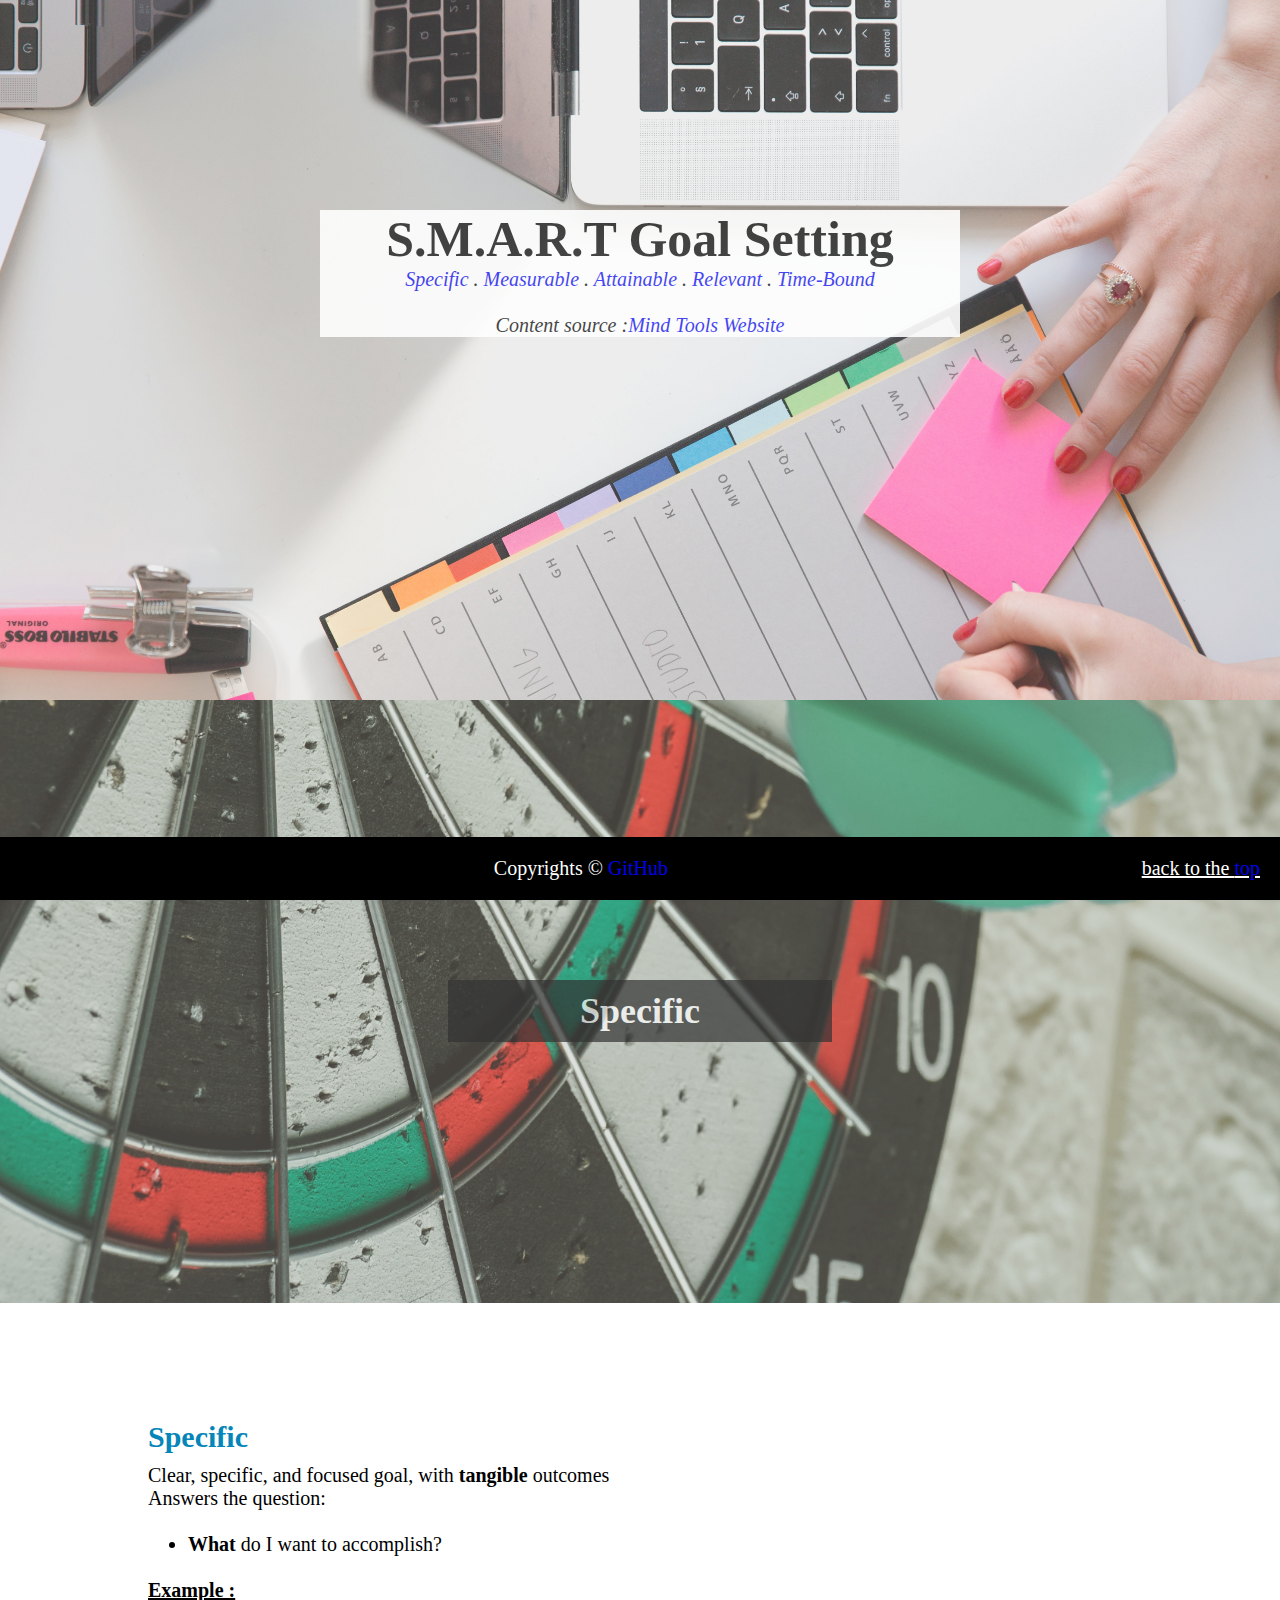
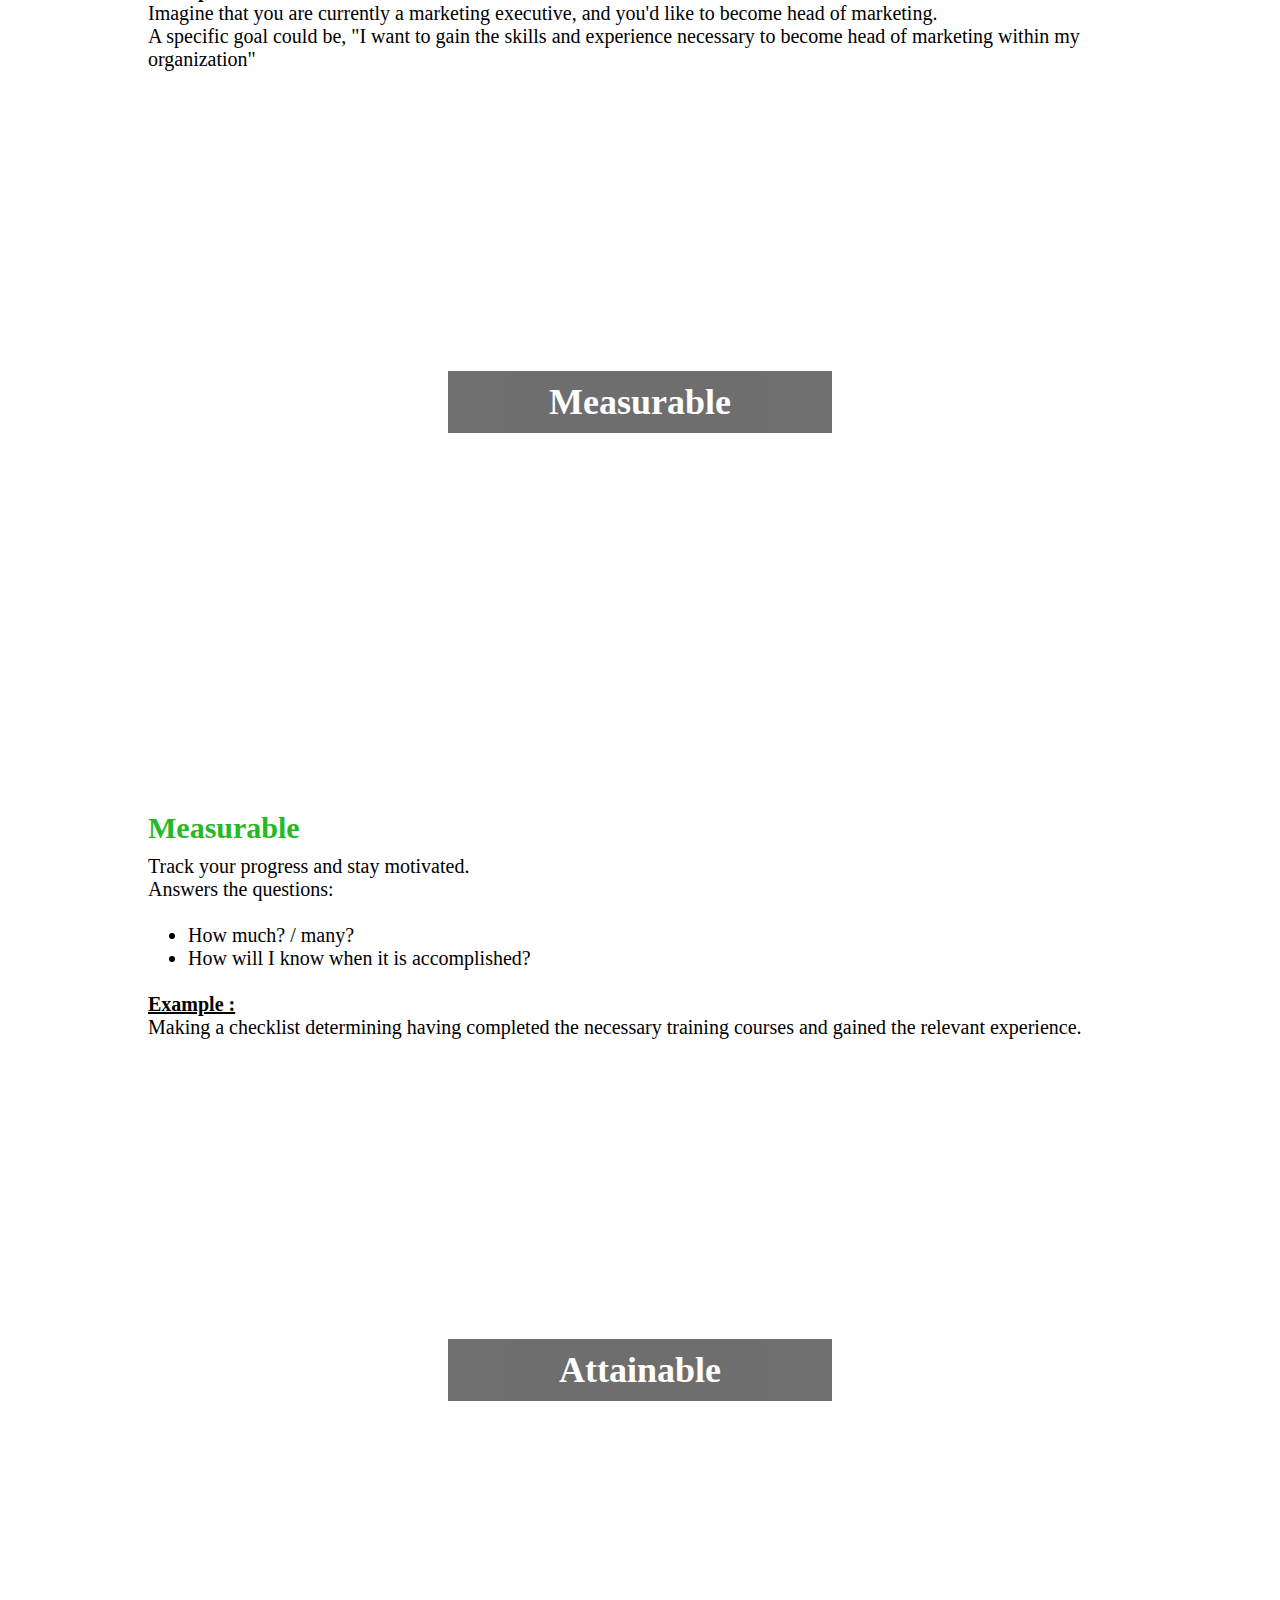
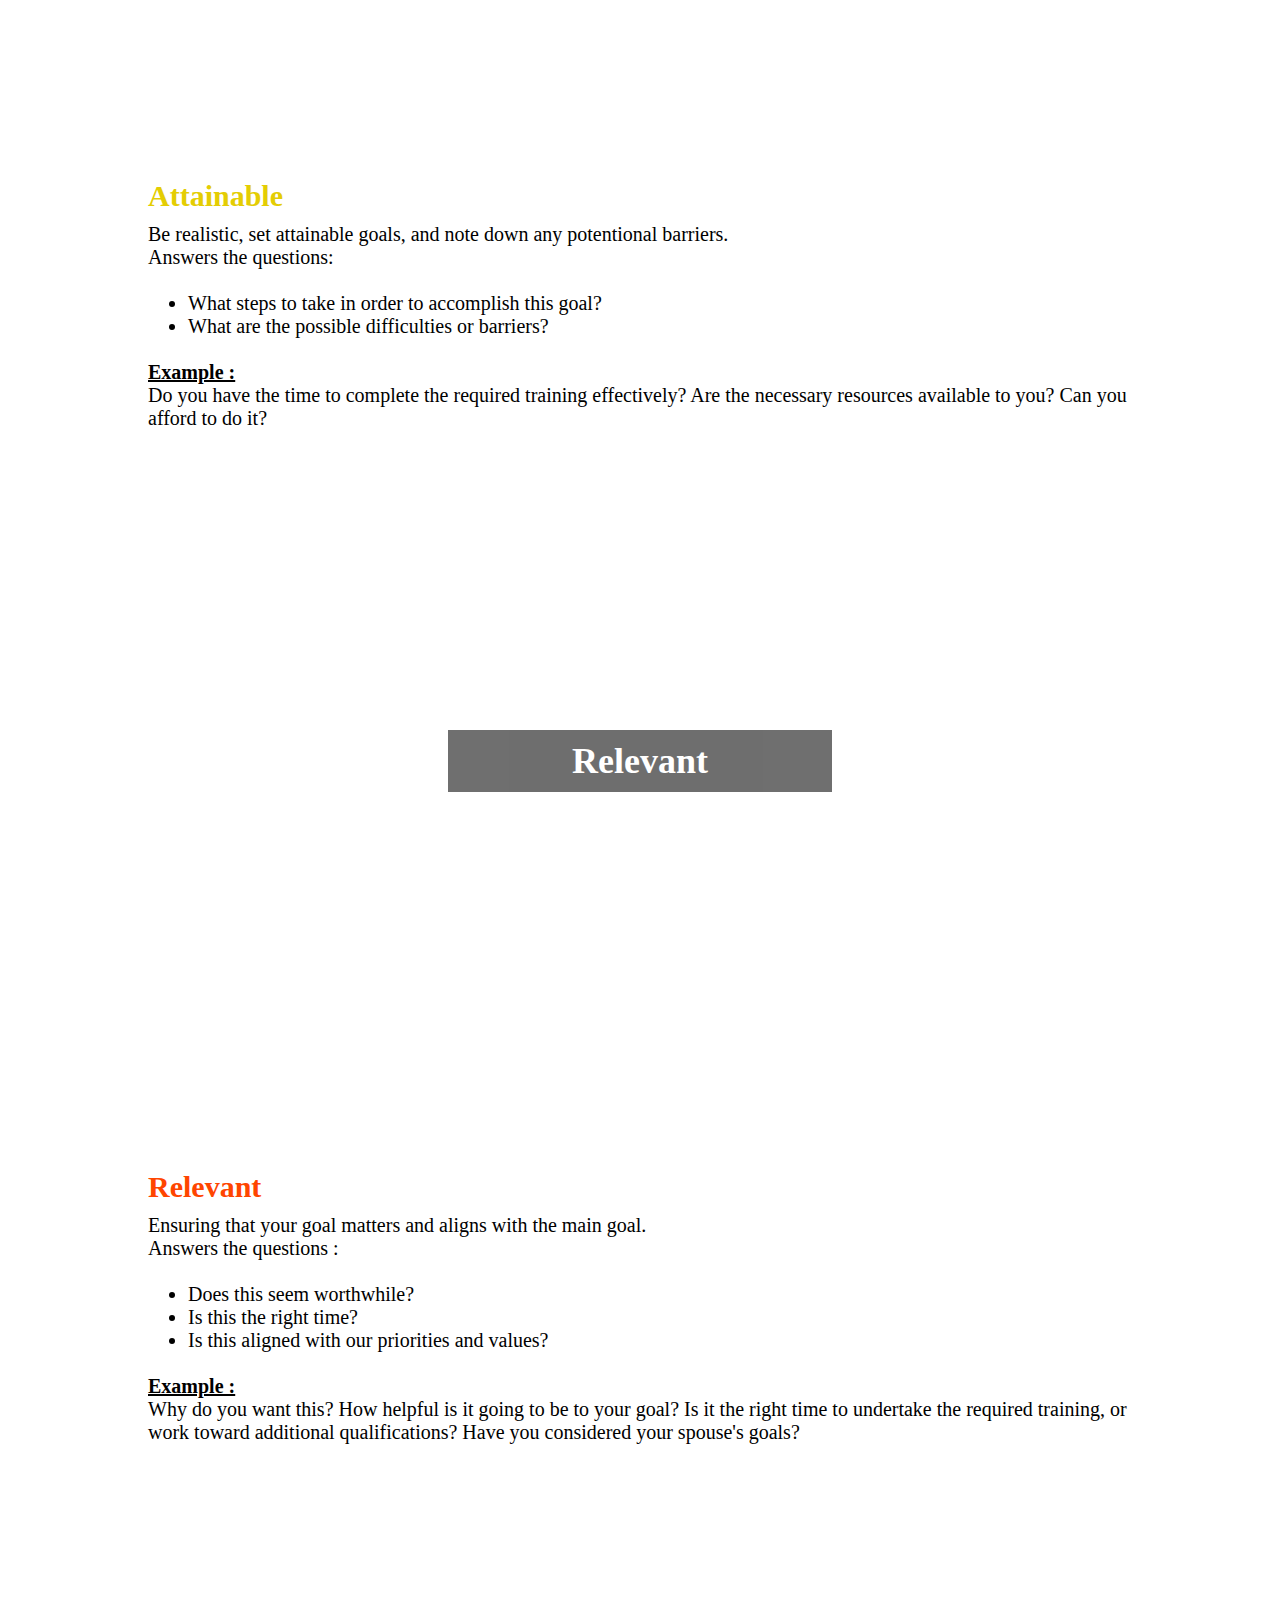
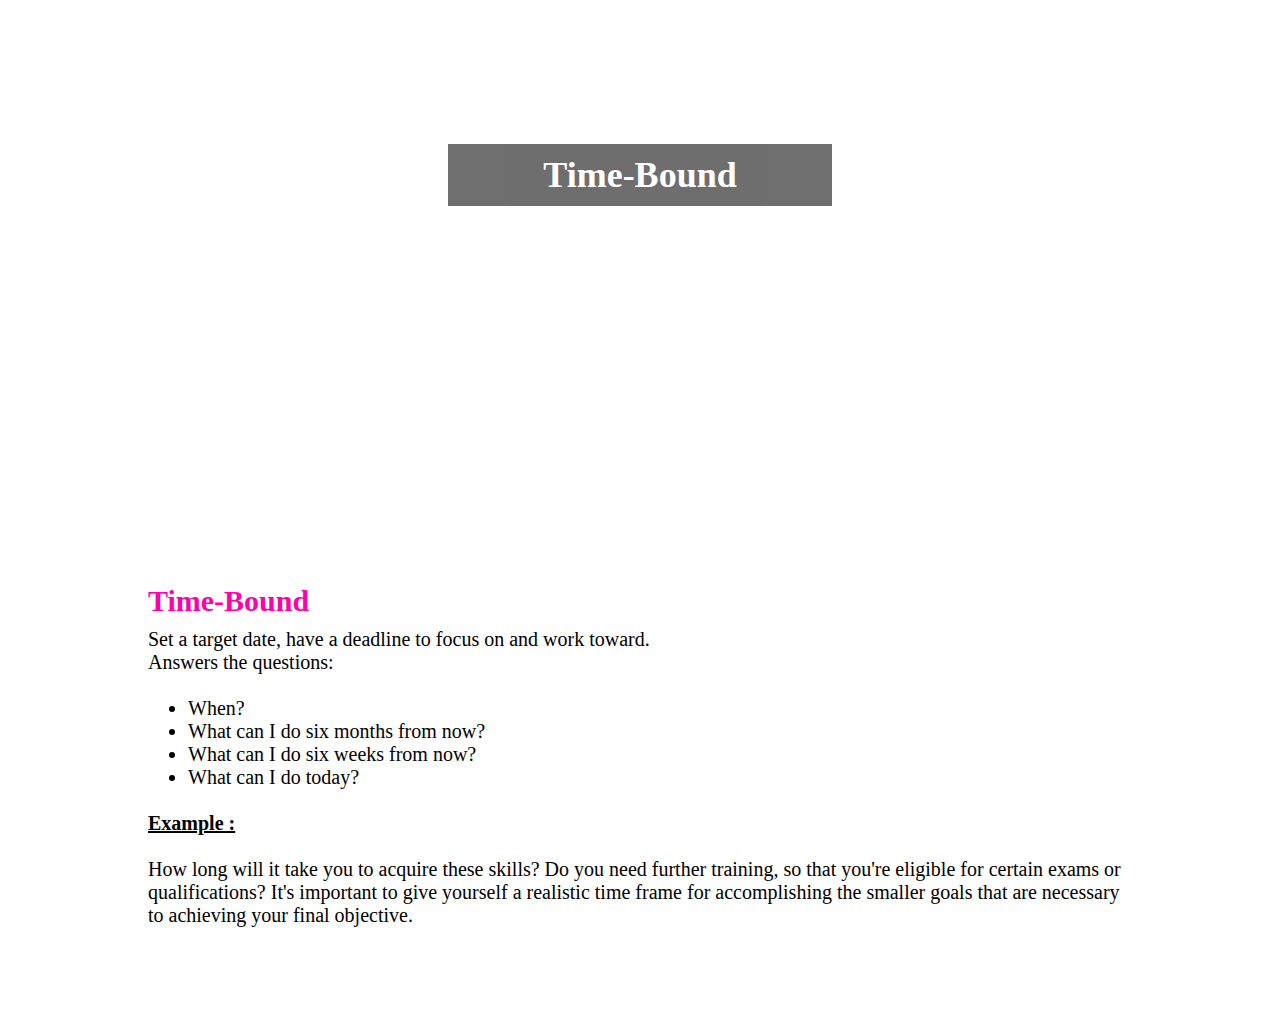
<file: Parallax Website/Index.html>
<!doctype html>
<html lang="en">
<head>
    <title>Parallax Website</title>
    <meta charset="utf-8">
    <meta name="viewport" content="width=device-width, initial-scale=1">
    <link rel="stylesheet" href="stylesheet.css">
</head>
<body>
    <div class="containers" id="header">
        <div id="headparallax">
            <h1>S.M.A.R.T Goal Setting</h1>
            <p id="smartsub">
                <a href="#container1">Specific</a> . 
                <a href="#container2">Measurable</a> . 
                <a href="#container3">Attainable</a> . 
                <a href="#container4">Relevant</a> . 
                <a href="#container5">Time-Bound</a>
                </br>
                </br>
                <span>Content source :<a href="https://www.mindtools.com/pages/article/smart-goals.html">Mind Tools Website</a></span>
            </p>
        </div>
    </div>

    <div id="container1" class="containers">
        <div class="parallax">
            <h2> Specific </h2>
        </div>
    </div>
    <div class="selements">
        <h3 id="Specific">Specific</h3>
        <p>
            Clear, specific, and focused goal, with <b>tangible</b> outcomes<br/>
            Answers the question: <br/><br/>
            <ul>
                <li><b>What</b> do I want to accomplish?</li>
            </ul><br/>
            <u><b>Example :</b></u><br/>
            Imagine that you are currently a marketing executive, and you'd like to become head of marketing.<br/>
            A specific goal could be, "I want to gain the skills and experience necessary to become head of marketing within my organization"
        </p>
    </div>

    <div id="container2" class="containers">
        <div class="parallax">
            <h2> Measurable </h2>
        </div>
    </div>
    <div class="selements">
        <h3 id="Measurable">Measurable</h3>
        <p>
            Track your progress and stay motivated.<br/>
            Answers the questions:<br/><br/>
            <ul>
                <li>How much? / many?</li>
                <li>How will I know when it is accomplished?</li>
            </ul><br/>
            <u><b>Example :</b></u><br/>
            Making a checklist determining having completed the necessary training courses and gained the relevant experience.
        </p>
    </div>
    
    <div id="container3" class="containers">
        <div class="parallax">
            <h2> Attainable </h2>
        </div>
    </div>
    <div class="selements">
        <h3 id="Attainable">Attainable</h3>
        <p>
            Be realistic, set attainable goals, and note down any potentional barriers.<br/>
            Answers the questions:<br/><br/>
            <ul>
                <li>What steps to take in order to accomplish this goal? </li>
                <li>What are the possible difficulties or barriers?</li>
            </ul><br/>
            <u><b>Example :</b></u><br/>
            Do you have the time to complete the required training effectively? Are the necessary resources available to you? Can you afford to do it?
        </p>
    </div>

    <div id="container4" class="containers">
        <div class="parallax">
            <h2> Relevant </h2>
        </div>
    </div>
    <div class="selements">
        <h3 id="Relevant">Relevant</h3>
        <p>
            Ensuring that your goal matters and aligns with the main goal.<br/>
            Answers the questions :<br/><br/>
            <ul>
                <li>Does this seem worthwhile?</li>
                <li>Is this the right time?</li>
                <li>Is this aligned with our priorities and values?</li>
            </ul><br/>
            <u><b>Example :</b></u><br/>
            Why do you want this? How helpful is it going to be to your goal? Is it the right time to undertake the required training, or work toward additional qualifications? Have you considered your spouse's goals?
        </p>
    </div>

    <div id="container5" class="containers">
        <div class="parallax">
            <h2> Time-Bound </h2>
        </div>
    </div>
    <div class="selements">
        <h3 id="Time-Bound">Time-Bound</h3>
        <p>
            Set a target date, have a deadline to focus on and work toward.<br/>
            Answers the questions:<br/><br/>
            <ul>
                <li>When?</li>
                <li>What can I do six months from now?</li>
                <li>What can I do six weeks from now?</li>
                <li>What can I do today?</li>
            </ul><br/>
            <u><b>Example :</b></u><br/>
            <br/>
            How long will it take you to acquire these skills? Do you need further training, so that you're eligible for certain exams or qualifications? It's important to give yourself a realistic time frame for accomplishing the smaller goals that are necessary to achieving your final objective.
        </p>
    </div>

    <footer>
        <div id="back">
            back to the <a href="#header">top</a>
        </div>
        <p>Copyrights &copy; <a href="https://github.com/Watch-Me-Fly/">GitHub</a></p>
    </footer>
</body>
</html>
</file>
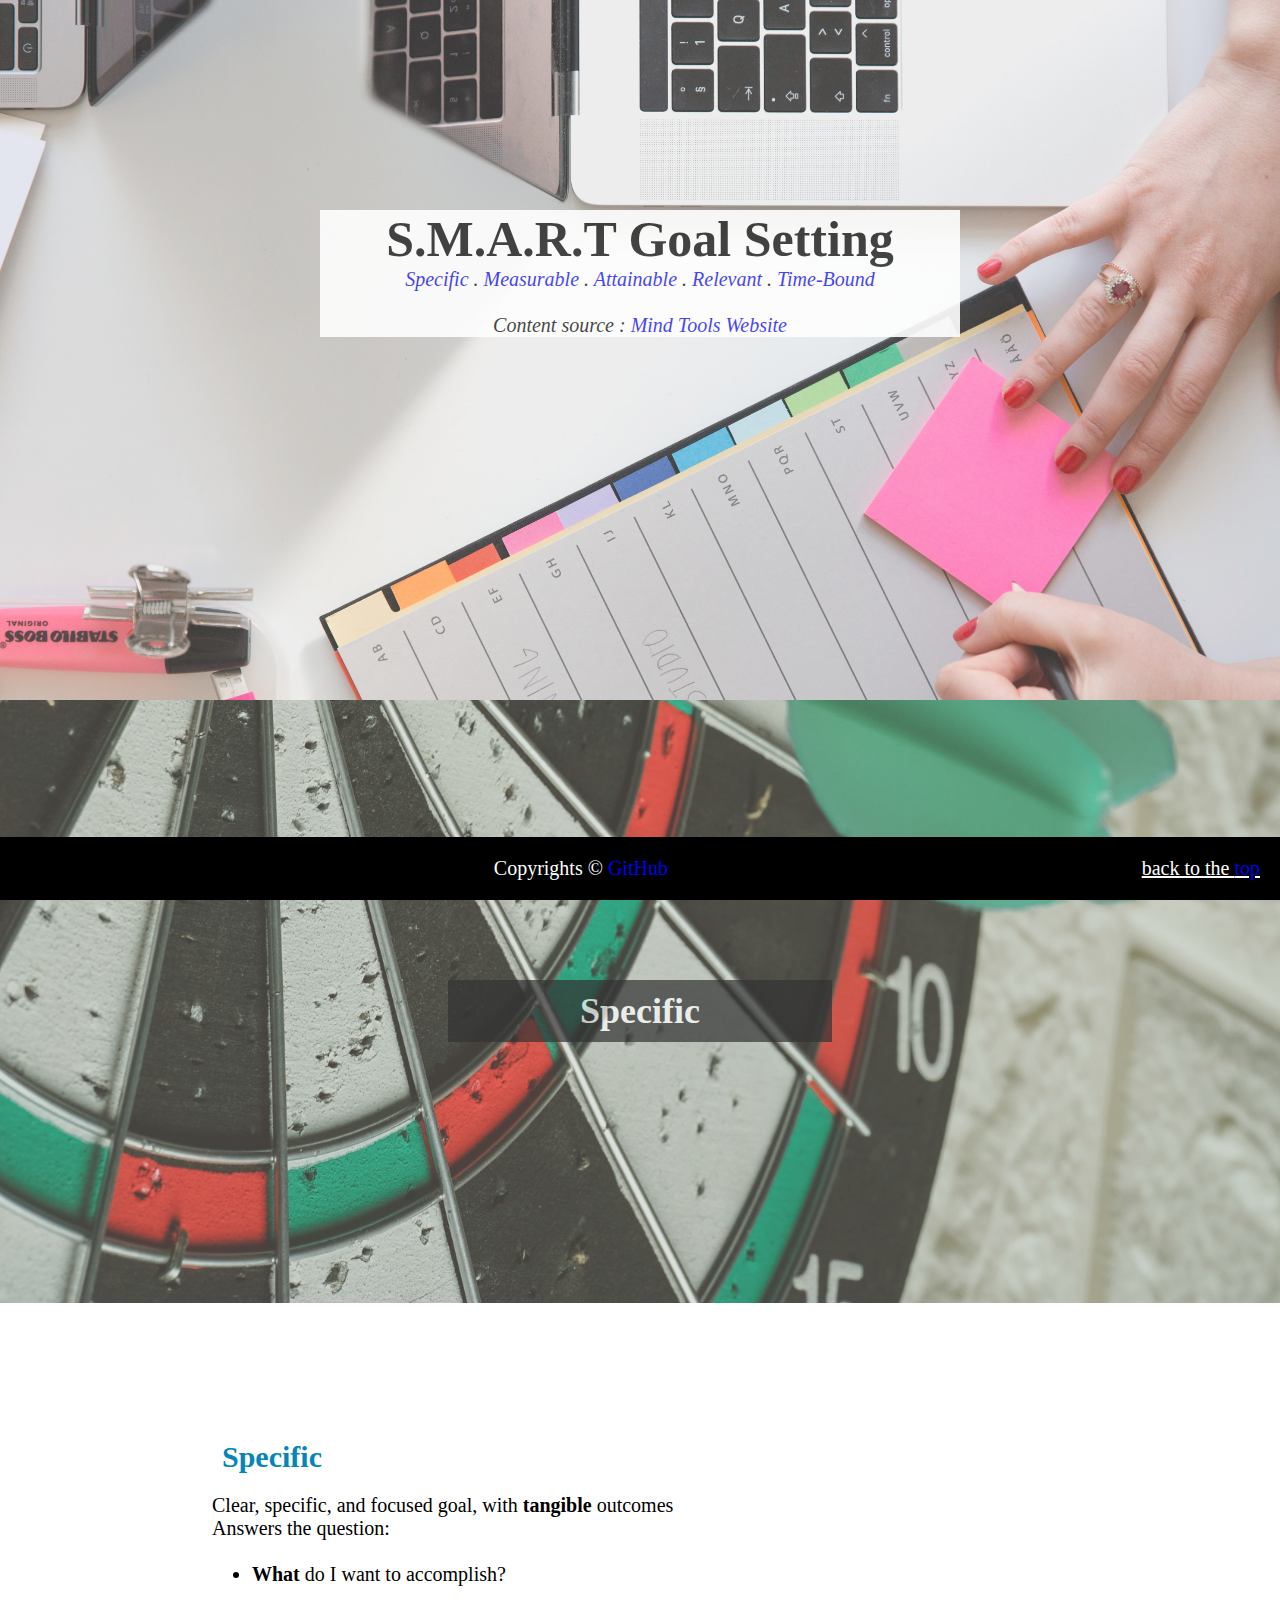
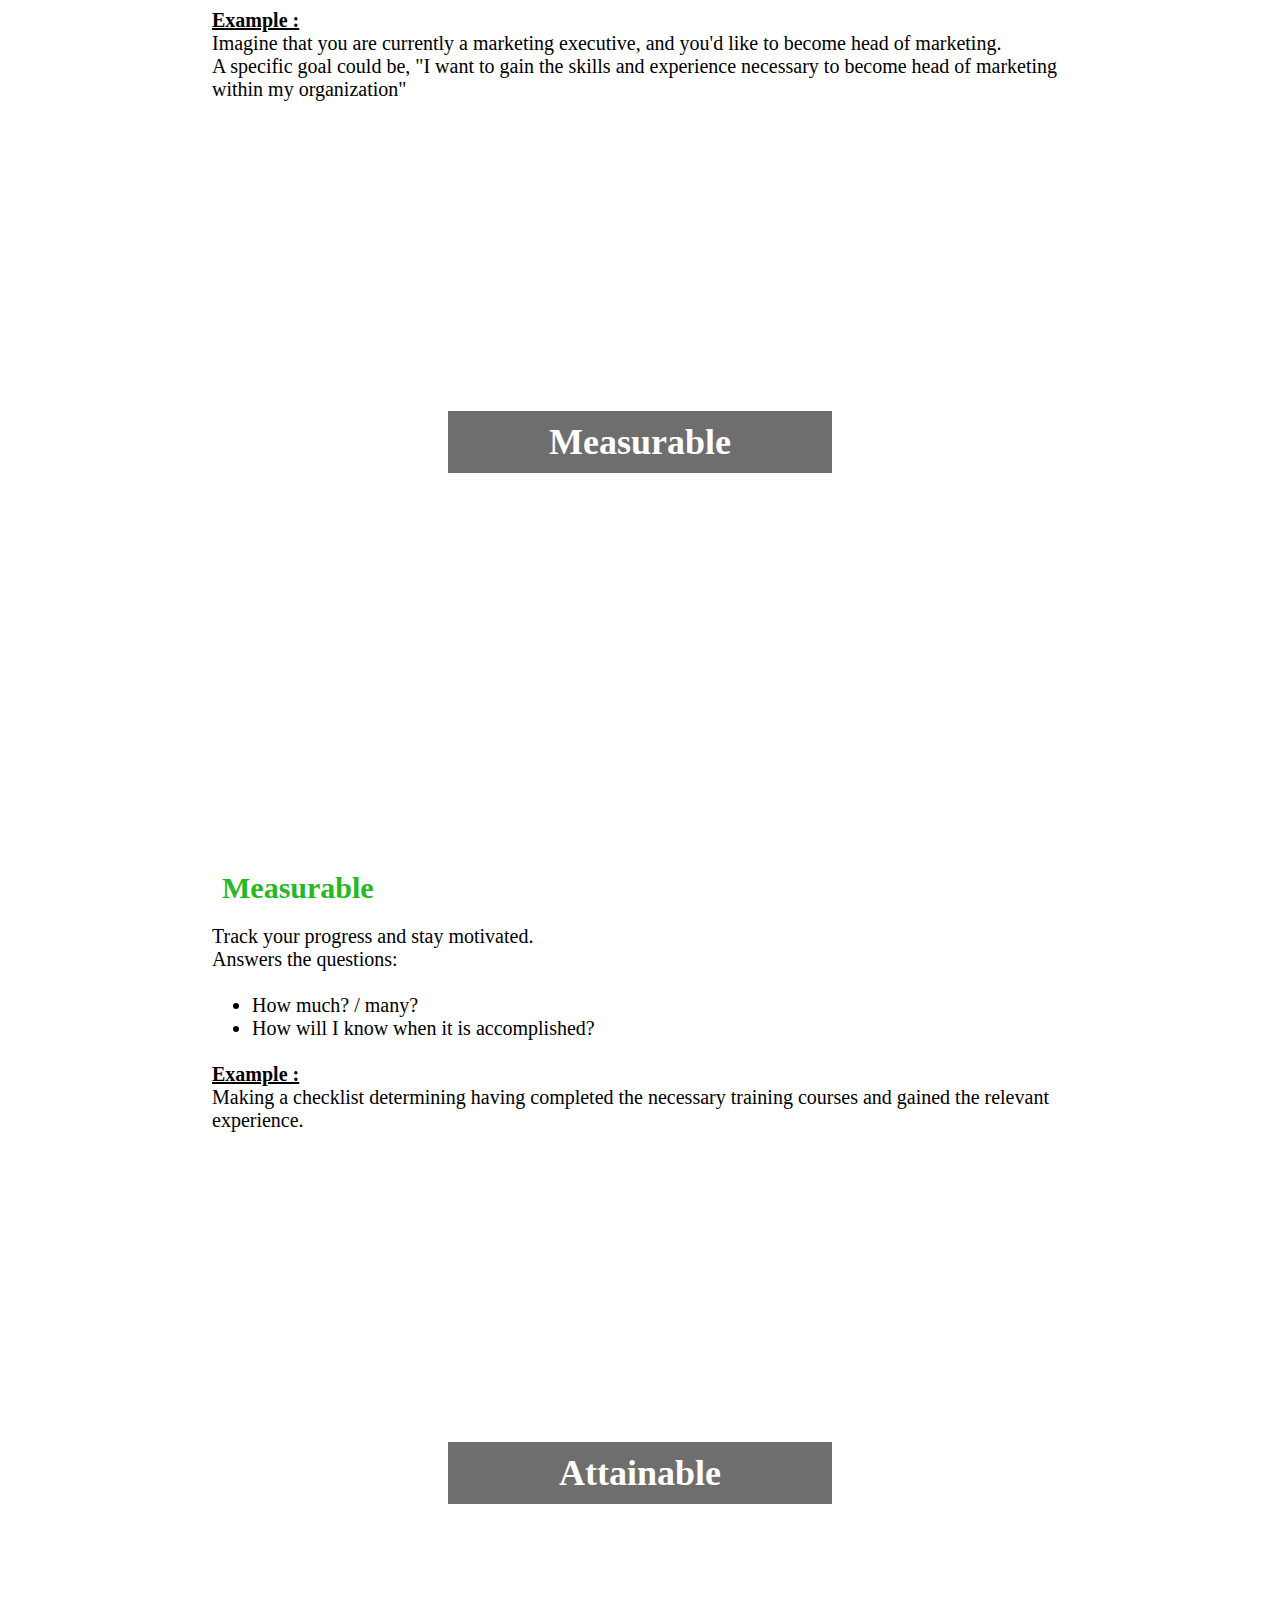
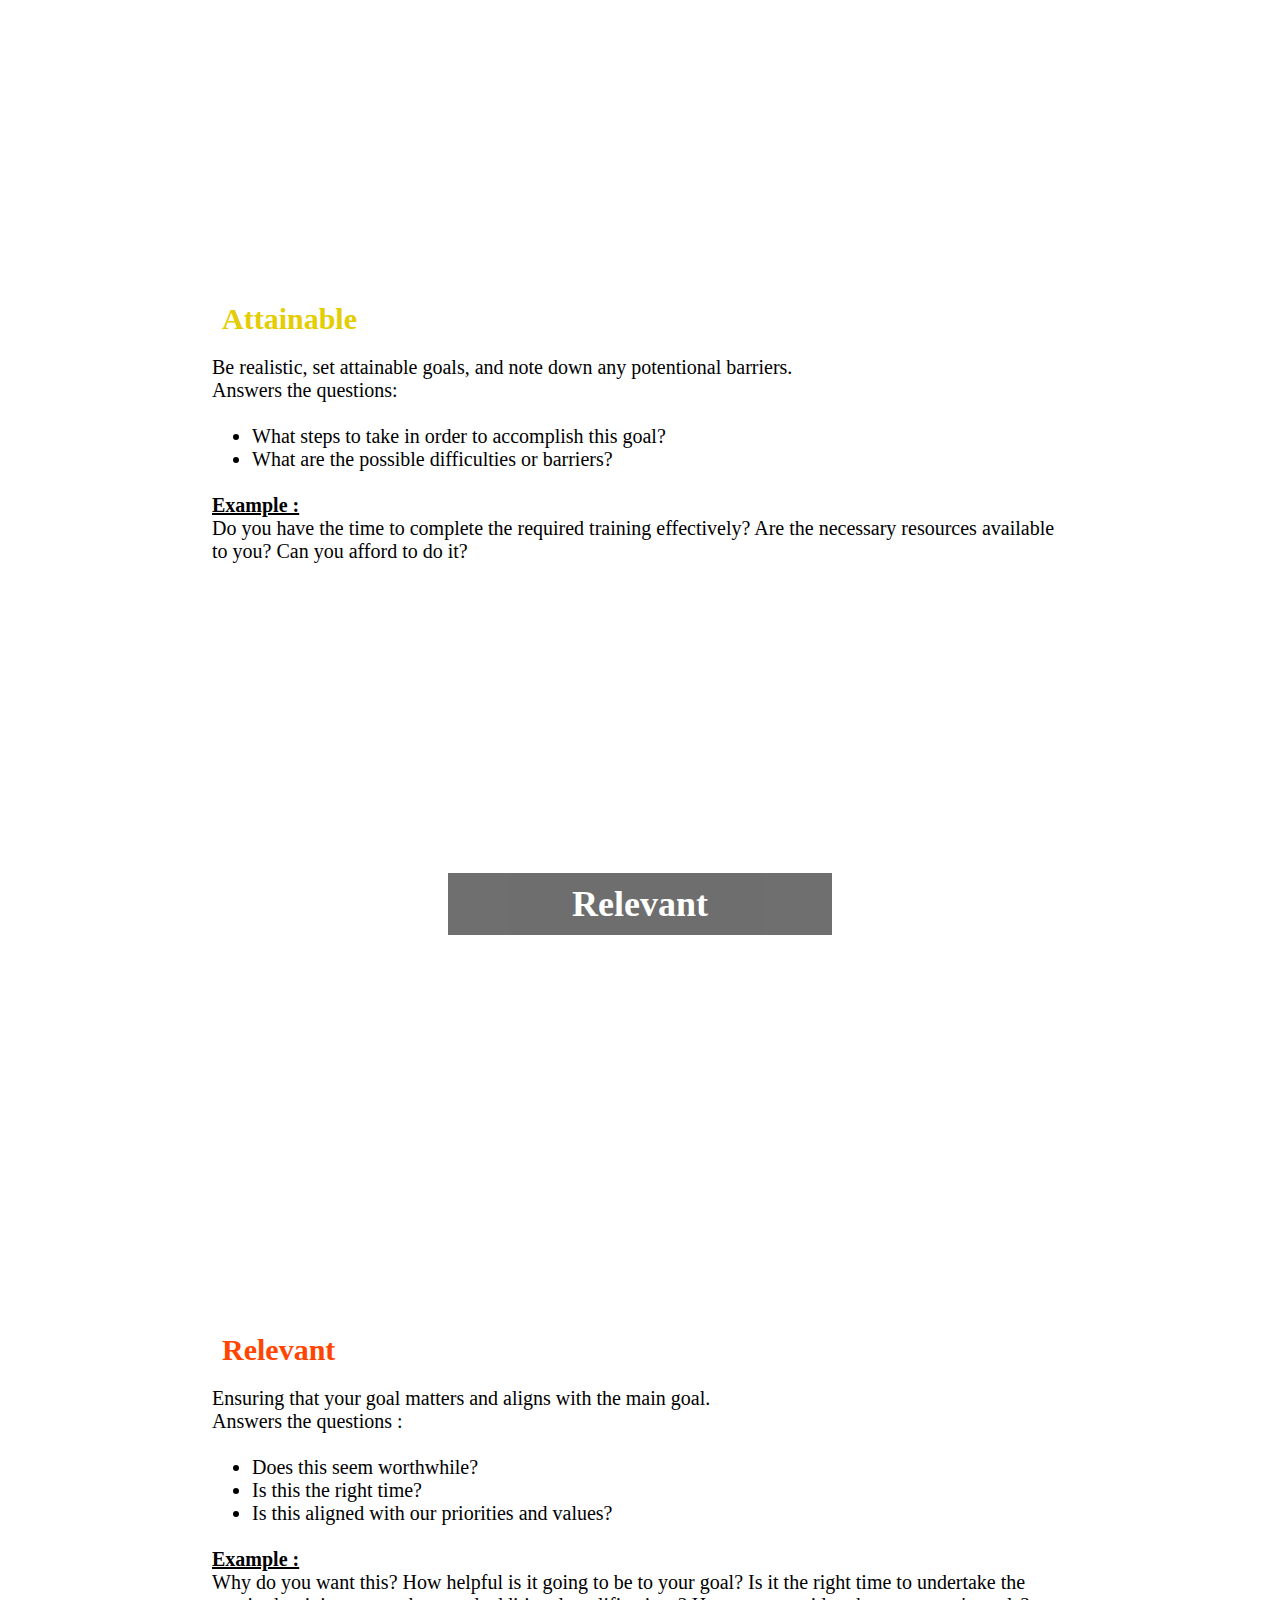
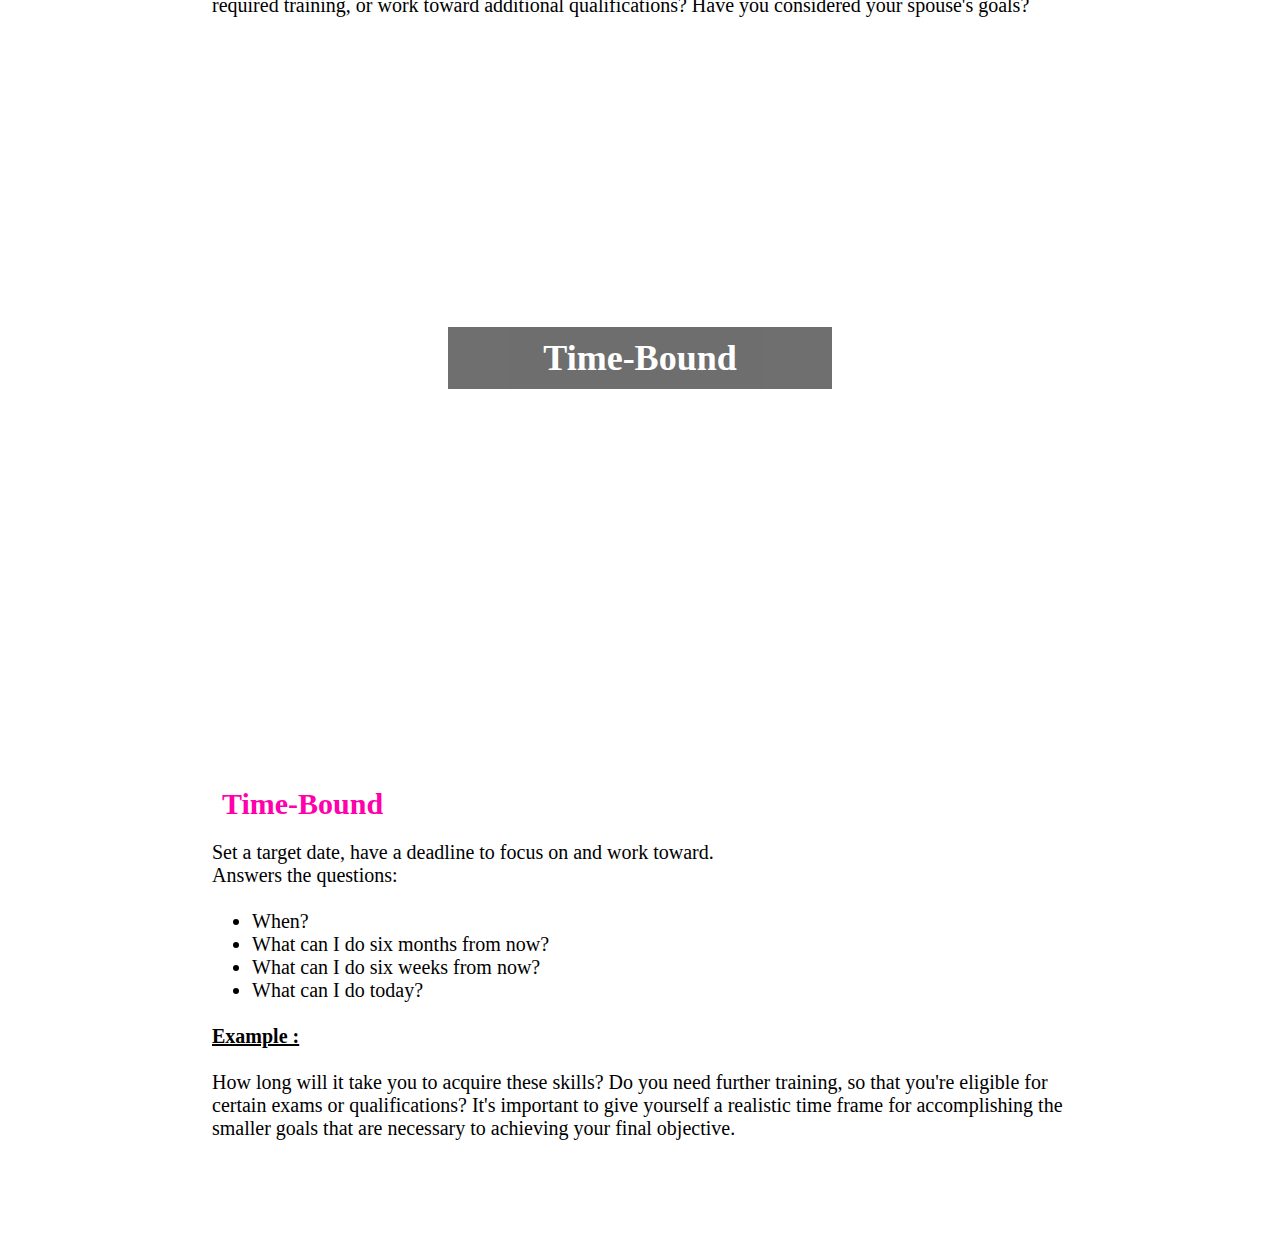
<file: Parallax/Index.html>
<!doctype html>
<html lang="en">
<head>
    <title>Parallax Website</title>
    <meta charset="utf-8">
    <meta name="viewport" content="width=device-width, initial-scale=1">
    <link rel="stylesheet" href="stylesheet.css">
</head>
<body>
    <div class="containers" id="header">
        <div id="headparallax">
            <h1>S.M.A.R.T Goal Setting</h1>
            <p id="smartsub">
                <a href="#container1">Specific</a> . 
                <a href="#container2">Measurable</a> . 
                <a href="#container3">Attainable</a> . 
                <a href="#container4">Relevant</a> . 
                <a href="#container5">Time-Bound</a>
                </br>
                </br>
                <span>Content source :
                    <a href="https://www.mindtools.com/pages/article/smart-goals.html">
                        Mind Tools Website
                    </a>
                </span>
            </p>
        </div>
    </div>

    <div id="container1" class="containers">
        <div class="parallax">
            <h2> Specific </h2>
        </div>
    </div>
    <div class="selements">
        <h3 id="Specific">Specific</h3>
        <p>
            Clear, specific, and focused goal, with <b>tangible</b> outcomes<br/>
            Answers the question: <br/><br/>
            <ul>
                <li><b>What</b> do I want to accomplish?</li>
            </ul><br/>
            <u><b>Example :</b></u><br/>
            Imagine that you are currently a marketing executive, and you'd like to become head of marketing.<br/>
            A specific goal could be, "I want to gain the skills and experience necessary to become head of marketing within my organization"
        </p>
    </div>

    <div id="container2" class="containers">
        <div class="parallax">
            <h2> Measurable </h2>
        </div>
    </div>
    <div class="selements">
        <h3 id="Measurable">Measurable</h3>
        <p>
            Track your progress and stay motivated.<br/>
            Answers the questions:<br/><br/>
            <ul>
                <li>How much? / many?</li>
                <li>How will I know when it is accomplished?</li>
            </ul><br/>
            <u><b>Example :</b></u><br/>
            Making a checklist determining having completed the necessary training courses and gained the relevant experience.
        </p>
    </div>
    
    <div id="container3" class="containers">
        <div class="parallax">
            <h2> Attainable </h2>
        </div>
    </div>
    <div class="selements">
        <h3 id="Attainable">Attainable</h3>
        <p>
            Be realistic, set attainable goals, and note down any potentional barriers.<br/>
            Answers the questions:<br/><br/>
            <ul>
                <li>What steps to take in order to accomplish this goal? </li>
                <li>What are the possible difficulties or barriers?</li>
            </ul><br/>
            <u><b>Example :</b></u><br/>
            Do you have the time to complete the required training effectively? Are the necessary resources available to you? Can you afford to do it?
        </p>
    </div>

    <div id="container4" class="containers">
        <div class="parallax">
            <h2> Relevant </h2>
        </div>
    </div>
    <div class="selements">
        <h3 id="Relevant">Relevant</h3>
        <p>
            Ensuring that your goal matters and aligns with the main goal.<br/>
            Answers the questions :<br/><br/>
            <ul>
                <li>Does this seem worthwhile?</li>
                <li>Is this the right time?</li>
                <li>Is this aligned with our priorities and values?</li>
            </ul><br/>
            <u><b>Example :</b></u><br/>
            Why do you want this? How helpful is it going to be to your goal? Is it the right time to undertake the required training, or work toward additional qualifications? Have you considered your spouse's goals?
        </p>
    </div>

    <div id="container5" class="containers">
        <div class="parallax">
            <h2> Time-Bound </h2>
        </div>
    </div>
    <div class="selements">
        <h3 id="Time-Bound">Time-Bound</h3>
        <p>
            Set a target date, have a deadline to focus on and work toward.<br/>
            Answers the questions:<br/><br/>
            <ul>
                <li>When?</li>
                <li>What can I do six months from now?</li>
                <li>What can I do six weeks from now?</li>
                <li>What can I do today?</li>
            </ul><br/>
            <u><b>Example :</b></u><br/>
            <br/>
            How long will it take you to acquire these skills? Do you need further training, so that you're eligible for certain exams or qualifications? It's important to give yourself a realistic time frame for accomplishing the smaller goals that are necessary to achieving your final objective.
        </p>
    </div>

    <footer>
        <div id="back">
            back to the <a href="#header">top</a>
        </div>
        <p>Copyrights &copy; <a href="https://github.com/Watch-Me-Fly/">GitHub</a></p>
    </footer>
</body>
</html>
</file>
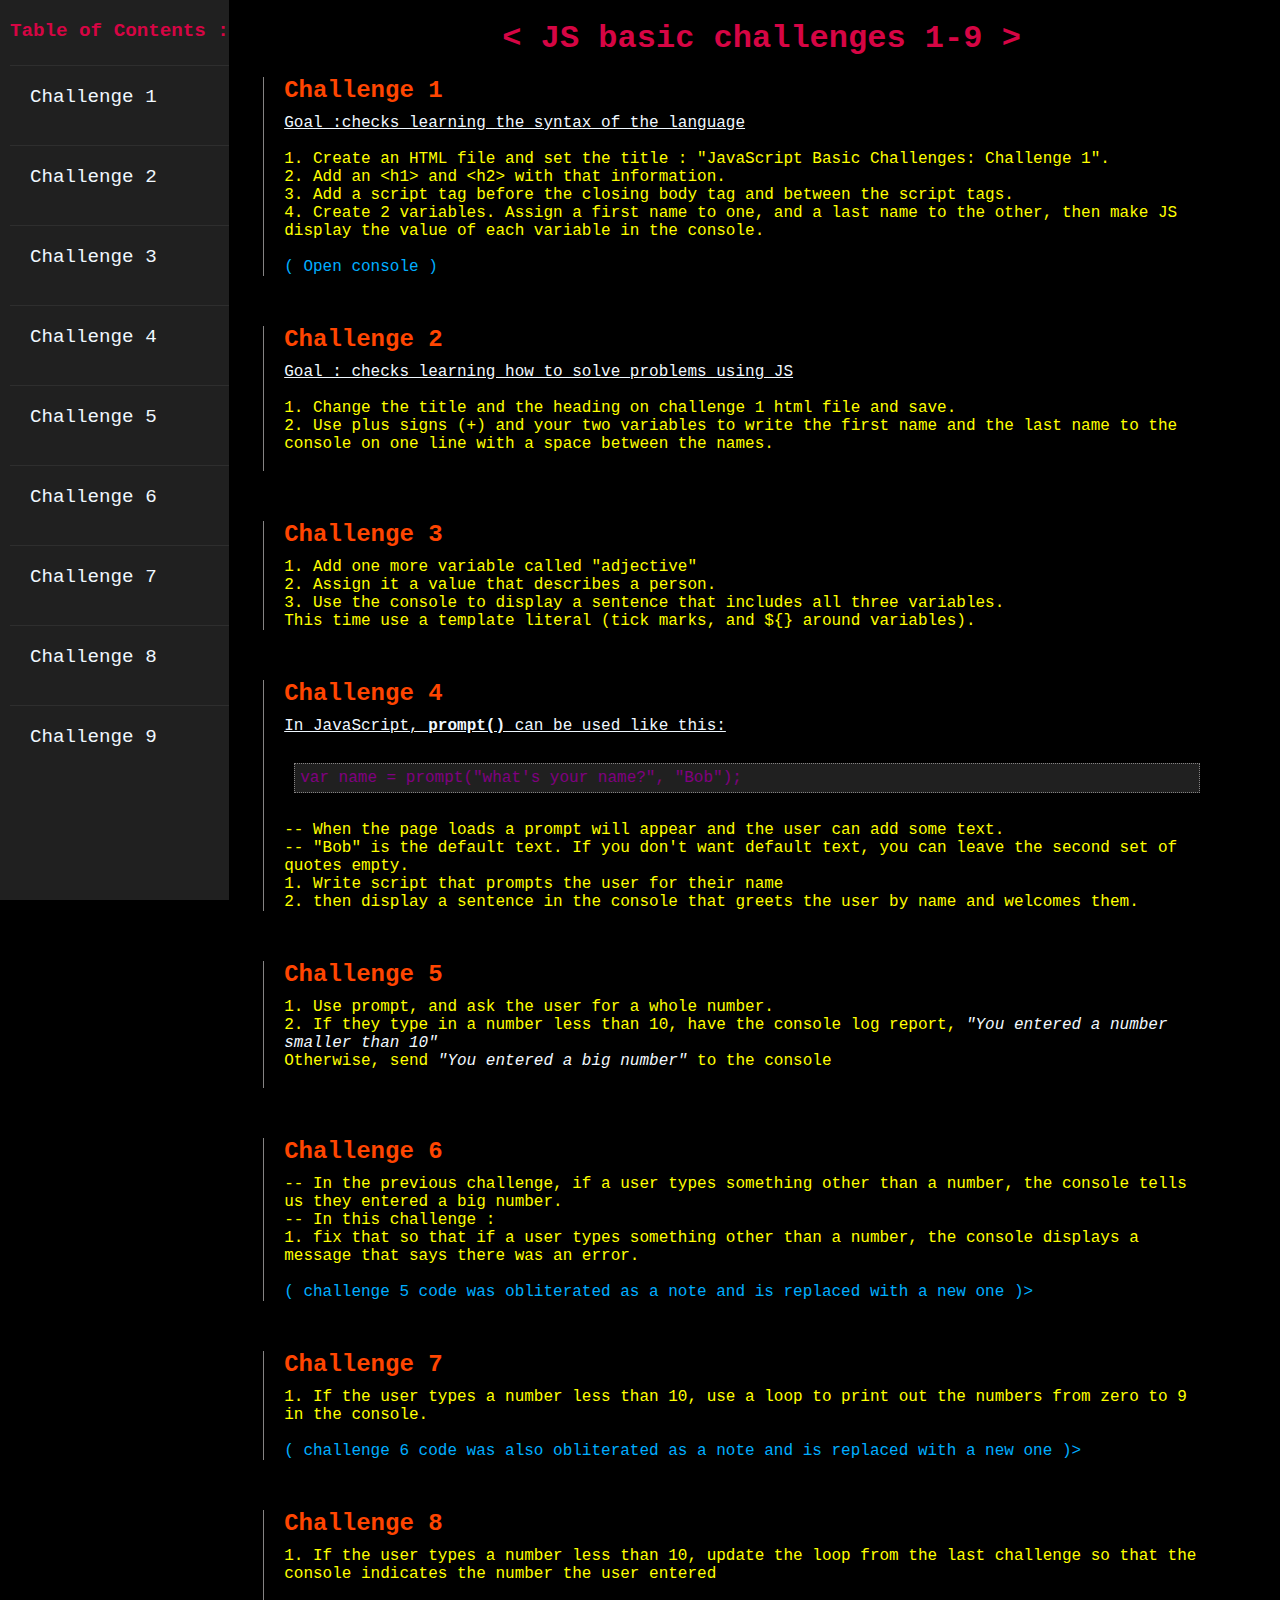
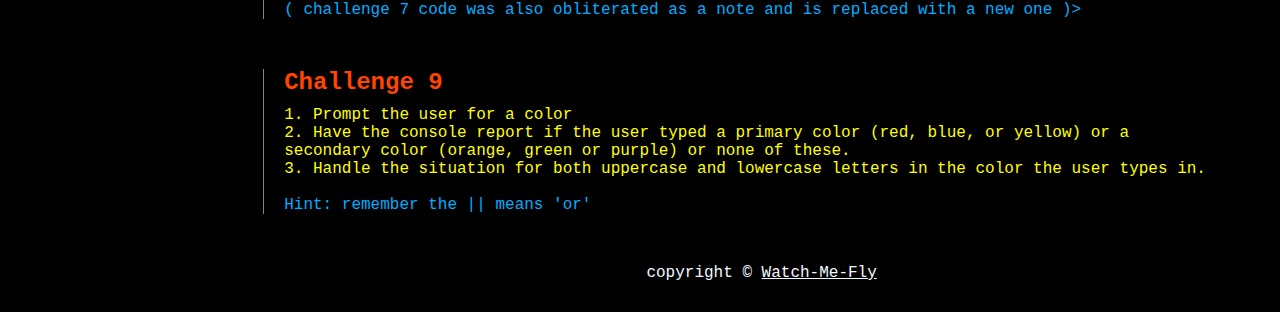
<file: manualLike-sideMenu/JS-basic-challenges.html>
<!DOCTYPE html>
<html lang="en">
    <head>
        <title>JS practice</title>

        <meta charset="utf-8">
        <meta name="viewport" content="width=device-width, initial-scale=1">
        
        <link rel="stylesheet" href="stylesheet.css">
    </head>
    <body>
        <div id="side-menu">
            <ol> 
                <header>Table of Contents :</header>
                <li><a href="#ch1">Challenge 1</a></li>
                <li><a href="#ch2">Challenge 2</a></li>
                <li><a href="#ch3">Challenge 3</a></li>
                <li><a href="#ch4">Challenge 4</a></li>
                <li><a href="#ch5">Challenge 5</a></li>
                <li><a href="#ch6">Challenge 6</a></li>
                <li><a href="#ch7">Challenge 7</a></li>
                <li><a href="#ch8">Challenge 8</a></li>
                <li><a href="#ch9">Challenge 9</a></li>
            </ol>
        </div>

        <div id="main-contents">
            <h1> &lt; JS basic challenges 1-9 &gt; </h1>

            <div class="container">
                <h2 id="ch1">Challenge 1</h2>
                <p class="description">
                    <u>Goal :checks learning the syntax of the language</u><br/><br/>
                    1. Create an HTML file and set the title : "JavaScript Basic Challenges: Challenge 1". <br/>
                    2. Add an &lt;h1&gt; and &lt;h2&gt; with that information. <br/>
                    3. Add a script tag before the closing body tag and between the script tags. <br/>
                    4. Create 2 variables. Assign a first name to one, and a last name to the other, then make JS display the value of each variable in the console.<br/><br/>
                    <p class="cdex">( Open console )</p>
                </p>
            </div> <!-- challenge # 1 -->
            <div class="container">
                <h2 id="ch2">Challenge 2</h2>
                <p class="description">
                    <u>Goal : checks learning how to solve problems using JS</u><br/><br/>
                    1. Change the title and the heading on challenge 1 html file and save. <br/>
                    2. Use plus signs (+) and your two variables to write the first name and the last name to the console on one line with a space between the names.
                    <br/><br/>
                </p>
            </div> <!-- challenge # 2 -->
            <div class="container">
                <h2 id="ch3">Challenge 3</h2>
                <p class="description">
                    1. Add one more variable called "adjective"<br/>
                    2. Assign it a value that describes a person. <br/>
                    3. Use the console to display a sentence that includes all three variables. <br/>
                    This time use a template literal (tick marks, and ${} around variables).
                </p>
            </div> <!-- challenge # 3 -->
            <div class="container">
                <h2 id="ch4">Challenge 4</h2>
                <p><u>
                    In JavaScript, <b>prompt()</b> can be used like this:
                </u></p><br/>
                <p class="codeex">
                    var name = prompt("what's your name?", "Bob");
                </p><br/>
                <p class="description">
                    -- When the page loads a prompt will appear and the user can add some text.<br/>
                    -- "Bob" is the default text. If you
                    don't want default text, you can leave the second set of quotes empty.<br/>
                    1. Write script that prompts the user for their name <br/>
                    2. then display a sentence in the console that greets the user by name and welcomes them.<br/>
                </p>
            </div> <!-- challenge # 4 -->
            <div class="container">
                <h2 id="ch5">Challenge 5</h2>
                <p class="description">
                    1. Use prompt, and ask the user for a
                    whole number. <br/>
                    2. If they type in a number less
                    than 10, have the console log report, <i>"You entered a number smaller than 10"</i><br/>
                    Otherwise, send <i>"You entered a big number"</i> to the console<br/><br/>
                </p>
            </div> <!-- challenge # 5 -->
            <div class="container">
                <h2 id="ch6">Challenge 6</h2>
                <p class="description">
                    -- In the previous challenge, if a user types something other than a number, the console tells us they entered a big number. <br/>
                    -- In this challenge : <br/>
                    1. fix that so that if a user types
                    something other than a number, the console displays a message that says there was an error.<br/><br/>
                    <p class="cdex">( challenge 5 code was obliterated as a note and is replaced with a new one )></p>
                </p>
            </div> <!-- challenge # 6 -->
            <div class="container">
                <h2 id="ch7">Challenge 7</h2>
                <p class="description">
                    1. If the user types a number less than 10, use a loop to print out the numbers from zero to 9 in the console.<br/><br/>
                    <p class="cdex">( challenge 6 code was also obliterated as a note and is replaced with a new one )></p>
                </p>
            </div> <!-- challenge # 7 -->
            <div class="container">
                <h2 id="ch8">Challenge 8</h2>
                <p class="description">
                    1. If the user types a number less than 10, update the loop from the last challenge so that the console indicates the number the user entered <br/><br/>
                    <p class="cdex">( challenge 7 code was also obliterated as a note and is replaced with a new one )></p>
                </p>
            </div> <!-- challenge # 8 -->
            <div class="container">
                <h2 id="ch9">Challenge 9</h2>
                <p class="description">
                    1. Prompt the user for a color <br/>
                    2. Have the console report if the user typed a primary color (red, blue, or yellow) or a secondary color (orange, green or purple) or none of these. <br/>
                    3. Handle the situation for both uppercase and lowercase letters in the color the user types in.<br/> <br/>
                    <p class="cdex">Hint: remember the || means 'or'</p>
                </p>
            </div> <!-- challenge # 9 -->

            <div id="footer">
                copyright &copy; <a href="https://github.com/Watch-Me-Fly">Watch-Me-Fly</a>
            </div>
        </div>

        <script src="script.js"></script>
    </body>
</html>
</file>
<file: Parallax Website/stylesheet.css>
* {
    box-sizing: border-box;
    font-size: 20px;
    margin:0;
}
h1 {
    font-size: 2.5em;
}
#smartsub {
    font-style: italic;
}
.containers {
    position: relative;
    min-height: 700px;
    background-position: center;
    background-size: cover;
    background-repeat: no-repeat;
    background-attachment: fixed;
    opacity: 80%;
    width: 100%;
}
#header {
    background-image: url(Images/objective.jpg);
}
#headparallax {
    position: absolute;
    width: 50%;
    top: 30%;
    left: 25%;
    background-color: white;
    opacity: 0.9;
    text-align: center;
}
a:hover {
    color: rgb(228, 9, 155);
}
a:link, a:visited {
    text-decoration: none;
}
.parallax {
    position: absolute;
    width: 100%;
    top: 40%;
    text-align: center;
}
h2 {
    font-size: 1.8em;
    background-color: black;
    opacity: 0.7;
    width: 30%;
    color:white;
    padding: 10px;
    margin-left: auto;
    margin-right: auto;
}
#container1 {
    background-image: url(Images/Specific.jpg);
}
#container2 {
    background-image: url(Images/Measurable.jpg);
}
#container3 {
    background-image: url(Images/Attainable.jpg);
}
#container4 {
    background-image: url(Images/Relevant.jpg);
}
#container5 {
    background-image: url(Images/TimeBound.jpg);
}
.selements {
    width: 80%;
    padding: 20px;
    margin-left: auto;
    margin-right: auto;
}
h3 {
    Padding-Bottom: 10px;
    font-size: 1.5em;
}
#Specific {
    color: rgb(5, 133, 184);
}
#Measurable {
    color: rgb(37, 185, 37);
}
#Attainable {
    color: rgb(228, 205, 3);
}
#Relevant {
    color: orangered;
}
#Time-Bound {
    color: rgb(255, 0, 170);
}
footer {
    width: 100%;
    position: sticky;
    bottom: 0;
    right: 0;
    padding: 5px;
    background-color: black;
    color: white;
    padding: 20px;
    text-align: center;
}
footer > div {
    text-decoration: underline;
    margin-bottom: 5px;
    float: right;
}
</file>
<file: Parallax/stylesheet.css>
* {
    box-sizing: border-box;
    font-size: 20px;
    margin:0;
}
h1 {
    font-size: 2.5em;
}
#smartsub {
    font-style: italic;
}
.containers {
    position: relative;
    min-height: 700px;
    background-position: center;
    background-size: cover;
    background-repeat: no-repeat;
    background-attachment: fixed;
    opacity: 80%;
    width: 100%;
}
#header {
    background-image: url(Images/objective.jpg);
}
#headparallax {
    position: absolute;
    width: 50%;
    top: 30%;
    left: 25%;
    background-color: white;
    opacity: 0.9;
    text-align: center;
}
a:hover {
    color: rgb(228, 9, 155);
}
a:link, a:visited {
    text-decoration: none;
}
.parallax {
    position: absolute;
    width: 100%;
    top: 40%;
    text-align: center;
}
h2 {
    font-size: 1.8em;
    background-color: black;
    opacity: 0.7;
    width: 30%;
    color:white;
    padding: 10px;
    margin-left: auto;
    margin-right: auto;
}
#container1 {
    background-image: url(Images/Specific.jpg);
}
#container2 {
    background-image: url(Images/Measurable.jpg);
}
#container3 {
    background-image: url(Images/Attainable.jpg);
}
#container4 {
    background-image: url(Images/Relevant.jpg);
}
#container5 {
    background-image: url(Images/TimeBound.jpg);
}
.selements {
    width: 70%;
    padding: 20px;
    margin-top: 10px;
    margin-bottom: 10px;
    margin-left: auto;
    margin-right: auto;
}
h3 {
    Padding: 10px;
    margin-bottom: 10px;
    font-size: 1.5em;
}
#Specific {
    color: rgb(5, 133, 184);
}
#Measurable {
    color: rgb(37, 185, 37);
}
#Attainable {
    color: rgb(228, 205, 3);
}
#Relevant {
    color: orangered;
}
#Time-Bound {
    color: rgb(255, 0, 170);
}
footer {
    width: 100%;
    position: sticky;
    bottom: 0;
    right: 0;
    padding: 5px;
    background-color: black;
    color: white;
    padding: 20px;
    text-align: center;
}
footer > div {
    text-decoration: underline;
    margin-bottom: 5px;
    float: right;
}

@media (max-width:500px) {
    h1 {
        font-size: 1em;
    }
    h2 {
        font-size: 1.5em;
        width: 50%;
    }
}
</file>
<file: manualLike-sideMenu/stylesheet.css>
* { 
    box-sizing: border-box;
    margin: 0;
    padding:0;
    background-color: black;
    color:aliceblue;
    font-family: 'Courier New', Courier, monospace;
}
#side-menu {
    position: fixed;
    left: 0;
    top: 0;
    min-width: 17%;
    background-color: rgb(32, 32, 32);
    font-size: 1.2em;
    height: 100%;
    padding-left: 10px;
    padding-top: 10px;
}
#side-menu header, #side-menu ol, #side-menu li, #side-menu a {
    background-color: rgb(32, 32, 32);
}
#side-menu header {
    margin-top: 10px;
    height:5%;
    text-align: center;
    font-weight: bold;
    color:rgb(214, 5, 68);
}
#side-menu ol {
    height: 100%;
    overflow-y: auto;
    overflow-x: hidden;
}
#side-menu li {
    position:relative;
    width:100%;
    height:9%;
    border-top: rgb(46, 46, 46) 1px solid;
    list-style: none;
}
#side-menu a {
    display: block;
    padding: 20px;
    text-decoration: none;
}
#side-menu a:hover {
    color: rgb(40, 209, 17);
    background-color: black;
}
#main-contents {
    position: absolute;
    margin-left: 19%;
    padding: 20px;
}
h1 {
    margin-bottom: 20px;
    text-align: center;
    color: rgb(214, 5, 68);
}
h2 {
    color: orangered;
    margin-bottom: 10px;
}
.container {
    width: 95%;
    margin-bottom: 50px;
    padding-left: 20px;
    border-left: rgb(133, 131, 131) 1px solid;
}
.description  {
    color: yellow;
}
.cdex {
    color: rgb(0, 174, 255);
}
.codeex {
    margin: 10px;
    padding: 5px;
    background-color: rgb(32, 32, 32);
    color: purple;
    border: dotted rgb(133, 131, 131) 0.5px;
}
#footer {
    text-align: center;
    margin: 10px;
}
@media (width < 825px) {
    #side-menu {
        display: none;
    }
    #main-contents {
        margin:0;
    }
}
</file>
